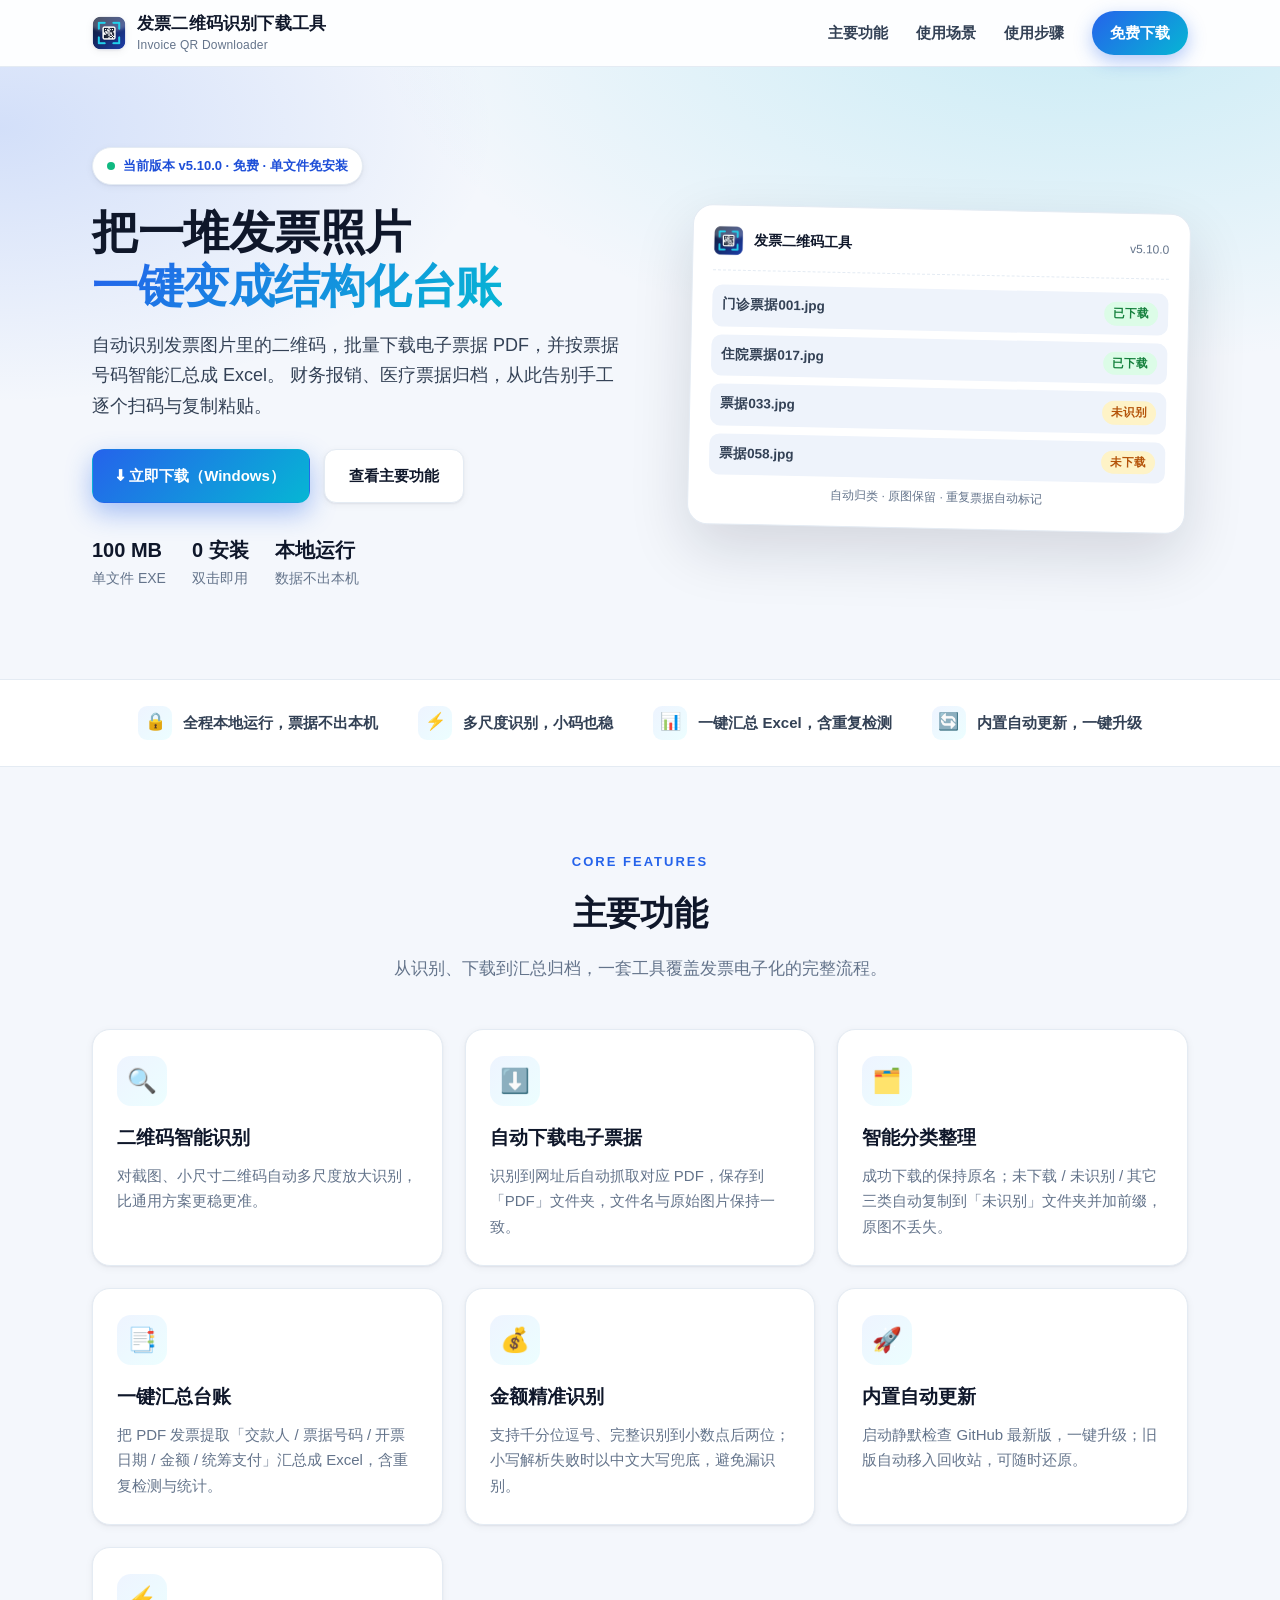
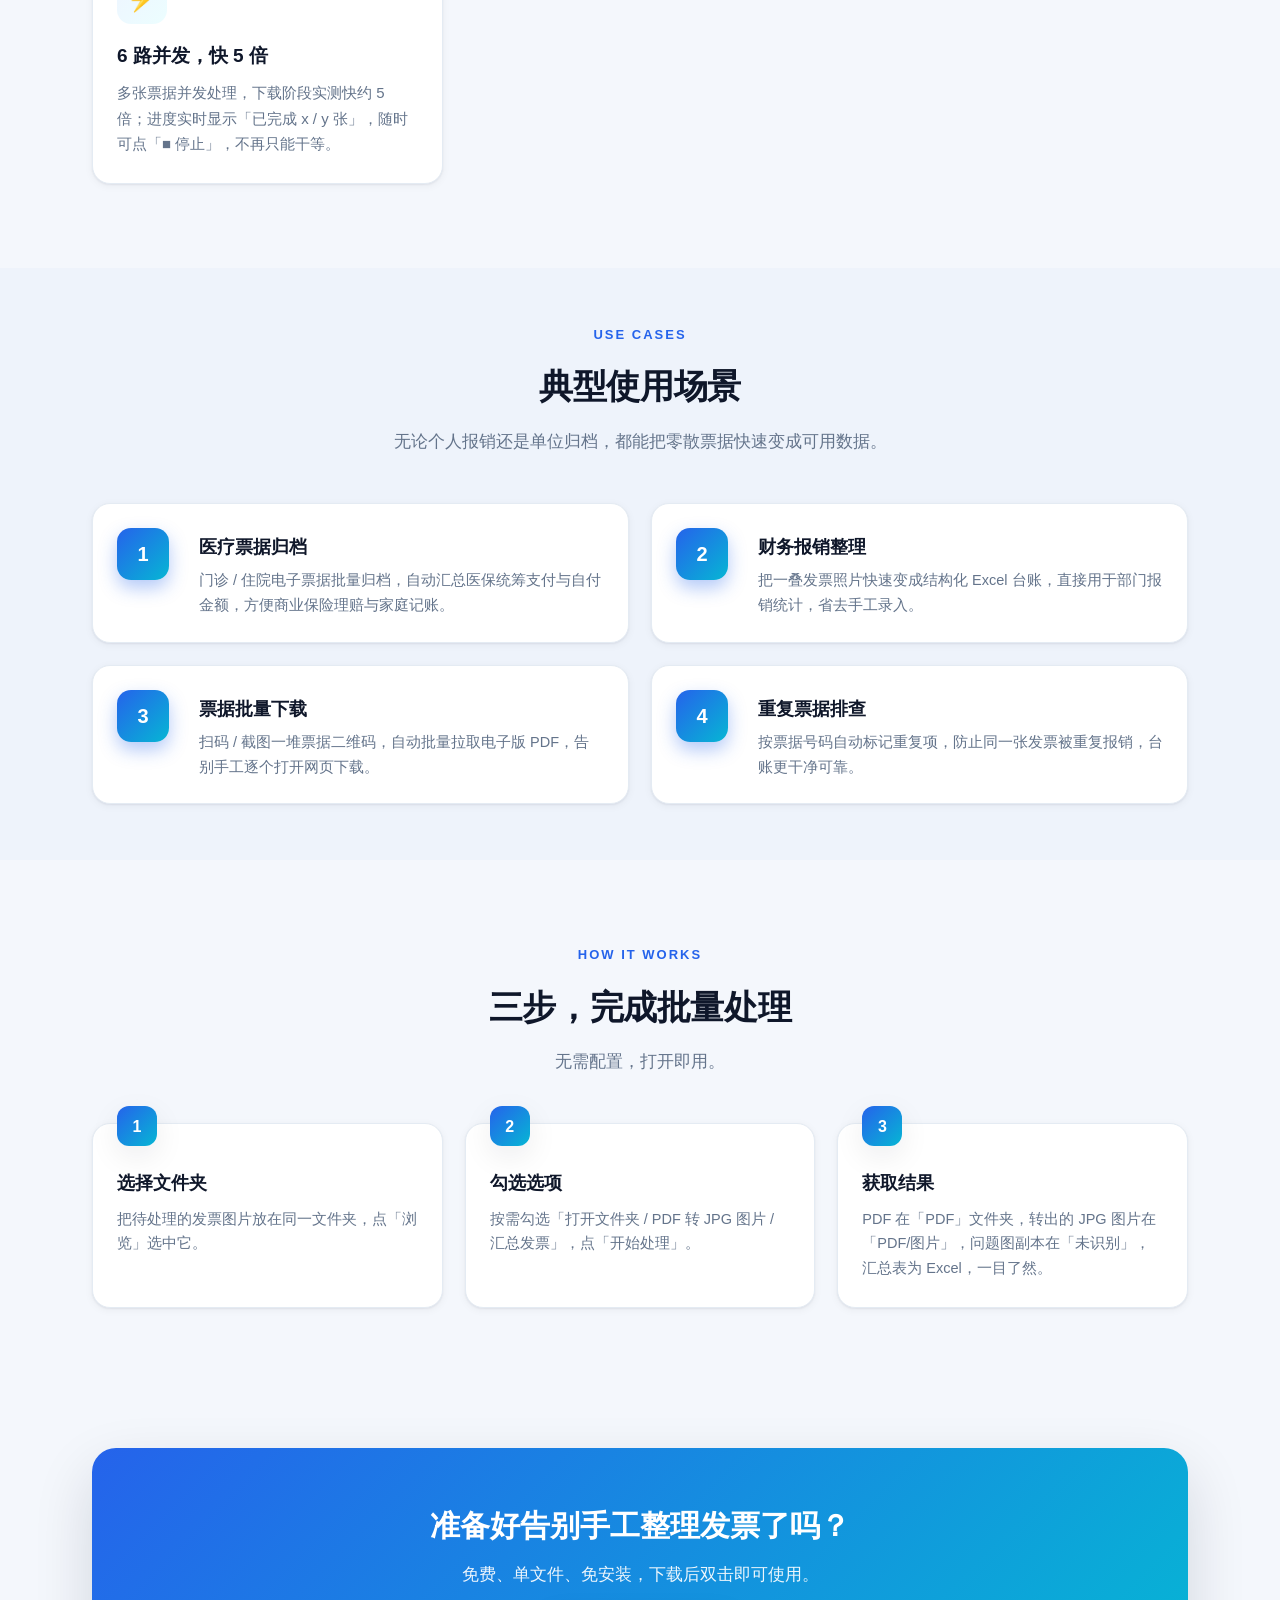
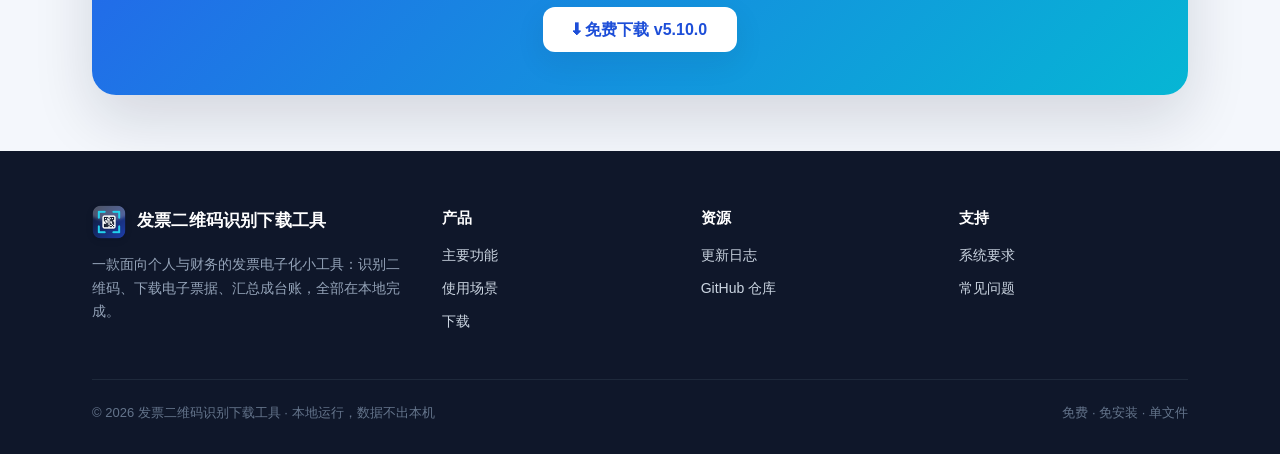
<file: website/index.html>
<!DOCTYPE html>
<html lang="zh-CN" data-page-node-id="HrCeWWFS39bvcjO2O2JZu6">
<head data-page-node-id="AyI9C2RVlsRfMKqZHNrpDN">
  <meta charset="UTF-8" data-page-node-id="g2IaFncwaAk72qDOuOStdO" />
  <meta name="viewport" content="width=device-width, initial-scale=1.0" data-page-node-id="fSQzwP9x3S7kWTNekSoNp7" />
  <title>发票二维码识别下载工具 · 一键归档电子票据</title>
  <meta name="description" content="发票二维码识别下载工具：自动识别发票图片中的二维码，下载电子票据 PDF，并按票据号码汇总成 Excel 台账。单文件 EXE，免安装。" data-page-node-id="RKu1xroe7AcHuZB43RUjlH" />
  <link rel="icon" type="image/png" href="assets/app-icon.png" data-page-node-id="1XVVVHNAGGW5xAwAnfTMbq" />
  <link rel="stylesheet" href="assets/style.css" data-page-node-id="5lTWGUEioLW2nmEOhUDgTk" />
</head>
<body data-page-node-id="IOw8MpAKDReuf6ZOzqEKSe">

  <!-- 导航 -->
  <header class="nav" data-page-node-id="AMMAL5tL3xDSC6BnVm9bD9">
    <div class="container" data-page-node-id="mJaZMfd8k6yJNL5OaChJVp">
      <a class="brand" href="index.html" data-page-node-id="JvK4zKpaMJoE2A3nyGOjuv">
        <img src="assets/app-icon.png" alt="logo" data-page-node-id="lIl1Oto4fiFl40YFo8328T" />
        <span data-page-node-id="8HT8YXHKcx4wEtSp7p0Lzb">发票二维码识别下载工具<small data-page-node-id="ssDpiEAGj6XEm9SVK7poMq">Invoice QR Downloader</small></span>
      </a>
      <nav class="nav-links" data-page-node-id="naWqPgUxBxSVfTY4AlCG19">
        <a href="#features" data-page-node-id="5bQuqg4TgwYrIphlDGZmn0">主要功能</a>
        <a href="#scenarios" data-page-node-id="tlNoS8ubdh1goOVjYwbbbR">使用场景</a>
        <a href="#how" data-page-node-id="Gg4SkufgRboYVv8exY9aXo">使用步骤</a>
        <a class="nav-cta" href="download.html" data-page-node-id="yfMzl5QNYHBoxyqsVpgCHK">免费下载</a>
      </nav>
    </div>
  </header>

  <!-- 英雄区 -->
  <section class="hero" data-page-node-id="e0xjhUgWYuls8XJLgR77qU">
    <div class="container" data-page-node-id="QXg966Y8aZztj9WtS0sK8n">
      <div class="hero-text" data-page-node-id="wGfr75P6ARJHapaDmKiKlG">
        <span class="badge" data-page-node-id="5jl4OlEegTGqp5ts6TkUJF"><span class="dot" data-page-node-id="WM0VQQP621yoogX69WJy8M"></span> 当前版本 v5.10.0 · 免费 · 单文件免安装</span>
        <h1 data-page-node-id="GBrBQJI4C8bTC7OMb6It6b">把一堆发票照片<br data-page-node-id="4ZOmsKjY98iMfeaDufL4Jr"><span class="hl" data-page-node-id="qta3CapCW67ay4dnV1UXMc">一键变成结构化台账</span></h1>
        <p class="lead" data-page-node-id="kOCdBsiWKyHA259ZT4XvNW">
          自动识别发票图片里的二维码，批量下载电子票据 PDF，并按票据号码智能汇总成 Excel。
          财务报销、医疗票据归档，从此告别手工逐个扫码与复制粘贴。
        </p>
        <div class="hero-actions" data-page-node-id="AQKtzCpqQ2bd8wkjhi6G99">
          <a class="btn btn-primary" href="download.html" data-page-node-id="TbfhdEiLXQcczisHPNL3ER">⬇ 立即下载（Windows）</a>
          <a class="btn btn-ghost" href="#features" data-page-node-id="obw1PhpIa3ITxgwr6QYaG6">查看主要功能</a>
        </div>
        <div class="hero-meta" data-page-node-id="MPdoHScF7dsin6pyvYmnCG">
          <div data-page-node-id="XMjV1tShGoJJQ7vQBthcUY"><b data-page-node-id="6CObCMcdgnoBGsYfFaKhX8">100 MB</b>单文件 EXE</div>
          <div data-page-node-id="bVvqgumqAwp9A4FG2t8iP5"><b data-page-node-id="u2gAVrbQUtF2AIF5sOcoRA">0 安装</b>双击即用</div>
          <div data-page-node-id="Jrz3ZfPfjjGascJJQz8tfH"><b data-page-node-id="rEXier5yKBKjQxXQy3TuYC">本地运行</b>数据不出本机</div>
        </div>
      </div>

      <div class="hero-card" data-page-node-id="bgBNl8JMs4VXtpW6yogsQI">
        <div class="hd" data-page-node-id="NWhwPzBGuhUaQ2yqwjkFzb">
          <img src="assets/app-icon.png" alt="app" data-page-node-id="SGGTEv2hHAxKDiFnFFZ5AH" />
          <div class="t" data-page-node-id="TO9R4CGEiakVT7S2qMC2VL">发票二维码工具</div>
          <div class="v" data-page-node-id="hVORvg5v56WOQoQVZl1rtU">v5.10.0</div>
        </div>
        <div class="row" data-page-node-id="J8FGAunf9tSrvF4eEtTNqJ"><span class="name" data-page-node-id="KppQKR7DJquNNkjSl0MTsA">门诊票据001.jpg</span><span class="tag tag-ok" data-page-node-id="atqEC6B1iUP8ltTNJB5fT2">已下载</span></div>
        <div class="row" data-page-node-id="Y9zGA6fxlc6u6Led3IRNHE"><span class="name" data-page-node-id="qoROKMEAmLGWuMDCDdnwYz">住院票据017.jpg</span><span class="tag tag-ok" data-page-node-id="bm5jKTMuvrom7AtYWho6Hp">已下载</span></div>
        <div class="row" data-page-node-id="1TxowvLntUWaAL7sjqG0fd"><span class="name" data-page-node-id="hXmgq5dV3iCPOTZM4Net0K">票据033.jpg</span><span class="tag tag-warn" data-page-node-id="ieZYG1AL7JMIzoLHXueZHi">未识别</span></div>
        <div class="row" data-page-node-id="7h9kF87PMTMEYskAvxHsmj"><span class="name" data-page-node-id="JEjygdZcBxvmhYpabMJ85C">票据058.jpg</span><span class="tag tag-warn" data-page-node-id="zeLR9nEiDtC7o0ZE86ZcA2">未下载</span></div>
        <div class="foot" data-page-node-id="DNrAIVhj6R5kvza0s4ZsnZ">自动归类 · 原图保留 · 重复票据自动标记</div>
      </div>
    </div>
  </section>

  <!-- 信任条 -->
  <section class="trust" data-page-node-id="dE1SRZ1eBTXzukAHFrD1SR">
    <div class="container" data-page-node-id="GDUFbr1H7HacQcTfxcm31m">
      <div class="item" data-page-node-id="hs9TtTE1uKAU3NXib2NHUu"><span class="ic" data-page-node-id="fGE60BInAZxM0j6POHaWxg">🔒</span> 全程本地运行，票据不出本机</div>
      <div class="item" data-page-node-id="XvzBrBl3pn2sE8lB7DbWu8"><span class="ic" data-page-node-id="UcU1oIEKvXkDw8WlGAWmjE">⚡</span> 多尺度识别，小码也稳</div>
      <div class="item" data-page-node-id="dauE3B9MJWJWtbmpkqFPR3"><span class="ic" data-page-node-id="apQPCzkZEG4daXVGkk3QrO">📊</span> 一键汇总 Excel，含重复检测</div>
      <div class="item" data-page-node-id="j58fo2h17sY8GrzPqAN9u9"><span class="ic" data-page-node-id="9xNIiTleFAIsA5fIpF5oqm">🔄</span> 内置自动更新，一键升级</div>
    </div>
  </section>

  <!-- 主要功能 -->
  <section class="section" id="features" data-page-node-id="zGWdBMct6TZhLzM2cSaaM8">
    <div class="container" data-page-node-id="zultVjOzJmV08Gu5AWa53l">
      <div class="head" data-page-node-id="8B3AtyPNAVTQ3QtXjSTT1l">
        <div class="eyebrow" data-page-node-id="eFZ8sLqnBjRJbVITD4YjTo">Core Features</div>
        <h2 data-page-node-id="vGj2HBFvMCyHImGQBNkTF5">主要功能</h2>
        <p data-page-node-id="1CSRlRO5ehpmJAMpJJFNVe">从识别、下载到汇总归档，一套工具覆盖发票电子化的完整流程。</p>
      </div>
      <div class="grid grid-3" data-page-node-id="LKAfvR15E7FANM4BsjnEdu">
        <div class="card" data-page-node-id="gFRtIeVyDeIbTvKfwvBulB">
          <div class="ic" data-page-node-id="dA9Ll63mruW5IkfWgYmpqX">🔍</div>
          <h3 data-page-node-id="1zxwUrdg6Dv36opHGwIei9">二维码智能识别</h3>
          <p data-page-node-id="HshjdDGsoslCfGpAoGXOtE">对截图、小尺寸二维码自动多尺度放大识别，比通用方案更稳更准。</p>
        </div>
        <div class="card" data-page-node-id="sIPQhRE4Br82InsniHIrTx">
          <div class="ic" data-page-node-id="kwf5hZuEHtoHu7JugD2AkO">⬇️</div>
          <h3 data-page-node-id="1NHdEQpWKpmbqUFgLJZEvu">自动下载电子票据</h3>
          <p data-page-node-id="KzrNDFskl1B18Dli9PNpgV">识别到网址后自动抓取对应 PDF，保存到「PDF」文件夹，文件名与原始图片保持一致。</p>
        </div>
        <div class="card" data-page-node-id="Xs5WkoDHryUr35B1zWkKmF">
          <div class="ic" data-page-node-id="derzk5CxAEpFh7DiQIcQov">🗂️</div>
          <h3 data-page-node-id="ENfPdeS9GOHMYTjfDrS4DM">智能分类整理</h3>
          <p data-page-node-id="5g5Be1wv6JHPVOV4RuPTtQ">成功下载的保持原名；未下载 / 未识别 / 其它三类自动复制到「未识别」文件夹并加前缀，原图不丢失。</p>
        </div>
        <div class="card" data-page-node-id="qknO5Agx3gPjWv7p5mf9i0">
          <div class="ic" data-page-node-id="ENLD9QdvY2VmZ06Ey3Eo00">📑</div>
          <h3 data-page-node-id="rRY1rYZQnhIR3AHljPqyWn">一键汇总台账</h3>
          <p data-page-node-id="6S8aGOyzmvlOOqpo8QLZUe">把 PDF 发票提取「交款人 / 票据号码 / 开票日期 / 金额 / 统筹支付」汇总成 Excel，含重复检测与统计。</p>
        </div>
        <div class="card" data-page-node-id="kd6vVYmv9CQCpbj5XozaeJ">
          <div class="ic" data-page-node-id="xxgEFmh4YdVNtQecVWi3xT">💰</div>
          <h3 data-page-node-id="6LAyaIIhczEIIK66QtrUDu">金额精准识别</h3>
          <p data-page-node-id="3MKQsrq7LDWshfkpfoAbta">支持千分位逗号、完整识别到小数点后两位；小写解析失败时以中文大写兜底，避免漏识别。</p>
        </div>
        <div class="card" data-page-node-id="txyd42jfKb5FggT80pY2HM">
          <div class="ic" data-page-node-id="zrDPnrrkuXfJcWVEbFI18o">🚀</div>
          <h3 data-page-node-id="hoE7uZPiBtKfBU8gPK1iIX">内置自动更新</h3>
          <p data-page-node-id="BNy3omi0qkZH7Z1HKfq0V0">启动静默检查 GitHub 最新版，一键升级；旧版自动移入回收站，可随时还原。</p>
        </div>
        <div class="card" data-page-node-id="Vx3nQp8yLdRk2sTvWm7bCe">
          <div class="ic" data-page-node-id="Aq9dKz4mXuHtLp6nRc2sVy">⚡</div>
          <h3 data-page-node-id="Pb7wJt5rNvEz3kQmYf8dLs">6 路并发，快 5 倍</h3>
          <p data-page-node-id="Zm4hTg9wQrCk6vNsBd1xLu">多张票据并发处理，下载阶段实测快约 5 倍；进度实时显示「已完成 x / y 张」，随时可点「■ 停止」，不再只能干等。</p>
        </div>
      </div>
    </div>
  </section>

  <!-- 使用场景 -->
  <section class="section section-tight" id="scenarios" style="background:var(--bg-soft);" data-page-node-id="YA6osQcTaUyt9DZ61oCY7e">
    <div class="container" data-page-node-id="mslUOUqd4tdarorHuj6zbq">
      <div class="head" data-page-node-id="wyDFXju7HBMmDrUZXu6Vpj">
        <div class="eyebrow" data-page-node-id="IOs4CDv1HrFWiCzuj5m9pU">Use Cases</div>
        <h2 data-page-node-id="IYAA7Ac6gs1gvVh1MtIlam">典型使用场景</h2>
        <p data-page-node-id="kKJKpGRKXDqsABvrW5LicL">无论个人报销还是单位归档，都能把零散票据快速变成可用数据。</p>
      </div>
      <div class="grid grid-2" data-page-node-id="ocuwHM5UenGq3W3ZhtXke4">
        <div class="case" data-page-node-id="4ukfxmPkLCjgeovxy7BwGg">
          <div class="num" data-page-node-id="z5aS8T5r1s2b4kYO2if9Aa">1</div>
          <div data-page-node-id="qBqKvnVGmJxILny4IjjcxC">
            <h3 data-page-node-id="8zJixNI5cTCVUzS2zyZHVk">医疗票据归档</h3>
            <p data-page-node-id="pwgA0GeRVZrgIQz8gKa5VP">门诊 / 住院电子票据批量归档，自动汇总医保统筹支付与自付金额，方便商业保险理赔与家庭记账。</p>
          </div>
        </div>
        <div class="case" data-page-node-id="2GuDWyWuSfiCi1s7WJy34L">
          <div class="num" data-page-node-id="W9kfW6jV086qSgiXEzu6xj">2</div>
          <div data-page-node-id="EtuJsibR4RFUrktyat5ZLZ">
            <h3 data-page-node-id="wJjyhPldOmtDOH5B2JWZ7C">财务报销整理</h3>
            <p data-page-node-id="3f9pkJElWokLtSs30bCmHE">把一叠发票照片快速变成结构化 Excel 台账，直接用于部门报销统计，省去手工录入。</p>
          </div>
        </div>
        <div class="case" data-page-node-id="kAA9na0S48sinq5oKp2Afd">
          <div class="num" data-page-node-id="jiu9HX3oIyVgAdTtA97fTl">3</div>
          <div data-page-node-id="Z30eKcFyeZ9QkaBGeOcHp0">
            <h3 data-page-node-id="KSjphtmCoSTpzSBQm5skA7">票据批量下载</h3>
            <p data-page-node-id="lBi9Q2zxmHipc4hDYNb5A9">扫码 / 截图一堆票据二维码，自动批量拉取电子版 PDF，告别手工逐个打开网页下载。</p>
          </div>
        </div>
        <div class="case" data-page-node-id="3wLIPmVAxIHG1csfeL1kEr">
          <div class="num" data-page-node-id="ReZaC8N0ED3NYJMpIGYIaa">4</div>
          <div data-page-node-id="6dsu0ts3yR6GpIY3xyBo0a">
            <h3 data-page-node-id="p4twxAlNG3VGEpwMCuNGpu">重复票据排查</h3>
            <p data-page-node-id="BrZBZ7YuNVYI334w0MADV0">按票据号码自动标记重复项，防止同一张发票被重复报销，台账更干净可靠。</p>
          </div>
        </div>
      </div>
    </div>
  </section>

  <!-- 使用步骤 -->
  <section class="section" id="how" data-page-node-id="uT2AmC2n1H41dwEYeUYuSx">
    <div class="container" data-page-node-id="dzLGHeIrmTg0GzHfeitbkl">
      <div class="head" data-page-node-id="fyxQxNizxyT1STHKyflHcu">
        <div class="eyebrow" data-page-node-id="8sJ8zJJaKPllpKZRCurLVv">How it works</div>
        <h2 data-page-node-id="Cbza9PVKHx5ic5fgxe3FRJ">三步，完成批量处理</h2>
        <p data-page-node-id="jv1qMzzlKANCvnw1hDvAou">无需配置，打开即用。</p>
      </div>
      <div class="steps" data-page-node-id="hKKc6ADsYFv45upQMQ4fjY">
        <div class="step" data-page-node-id="H6UQLSvGWKCt9EBVJ1TI0h">
          <div class="n" data-page-node-id="egigGQEisMAsul7S8CqYNM">1</div>
          <h3 data-page-node-id="zKchAoXcnHo7LcnpHQXmWm">选择文件夹</h3>
          <p data-page-node-id="Zj2tbsPlapJgSMUKJVH8KN">把待处理的发票图片放在同一文件夹，点「浏览」选中它。</p>
        </div>
        <div class="step" data-page-node-id="BwNF5WpaF60XGjUaGpjOLd">
          <div class="n" data-page-node-id="iE7P6o6uPV0B9s38yCDee1">2</div>
          <h3 data-page-node-id="RUahtRTu00rt36HFYShnfs">勾选选项</h3>
          <p data-page-node-id="aT1XLrAnUuLfIhddEllBDS">按需勾选「打开文件夹 / PDF 转 JPG 图片 / 汇总发票」，点「开始处理」。</p>
        </div>
        <div class="step" data-page-node-id="7bjScmeKFuH0ebpu5SCnd3">
          <div class="n" data-page-node-id="6i49cmhGoYosfBUVxWnczL">3</div>
          <h3 data-page-node-id="BMwWlljB6zjQBB2zWvXW2I">获取结果</h3>
          <p data-page-node-id="uIXCDLeuiYlvuRWKNVJIoC">PDF 在「PDF」文件夹，转出的 JPG 图片在「PDF/图片」，问题图副本在「未识别」，汇总表为 Excel，一目了然。</p>
        </div>
      </div>
    </div>
  </section>

  <!-- CTA -->
  <section class="section section-tight" data-page-node-id="9Kx7dBi5w3XOeBcgddFNGB">
    <div class="container" data-page-node-id="8V8JC0sk1OClAwxZfFu7qk">
      <div class="cta-band" data-page-node-id="cvvlGmq9oJBFYocY4UUCY3">
        <h2 data-page-node-id="OOoe92KT9TAhDHZOHFEDAt">准备好告别手工整理发票了吗？</h2>
        <p data-page-node-id="ChKqMJbxW2IVMpW3xWhMES">免费、单文件、免安装，下载后双击即可使用。</p>
        <a class="btn-white" href="download.html" data-page-node-id="1pIjnkiwc6GqNE2VRxoT98">⬇ 免费下载 v5.10.0</a>
      </div>
    </div>
  </section>

  <!-- 页脚 -->
  <footer class="footer" data-page-node-id="kuAnqDZ8YIBZw78vNzTClF">
    <div class="container" data-page-node-id="bzYRIdMLKSIi3ThPAKBbHO">
      <div class="footer-grid" data-page-node-id="XFrAh7O839GOADfbTVyc4Z">
        <div data-page-node-id="Bn7yofcJ55Tw2ZpvnvBPwG">
          <div class="brand" data-page-node-id="IrnxqpeF1VsyOSdHgnqVHe"><img src="assets/app-icon.png" alt="logo" style="width:34px;height:34px;border-radius:9px;" data-page-node-id="VMaRcAx9pYK6rAwgnVKN7r" /><span data-page-node-id="p3Y6YqIwPumxfcuH1lPFIR">发票二维码识别下载工具</span></div>
          <p class="desc" data-page-node-id="fUENiWvTeAxOuliGAmv0le">一款面向个人与财务的发票电子化小工具：识别二维码、下载电子票据、汇总成台账，全部在本地完成。</p>
        </div>
        <div data-page-node-id="JjR7wjd9FWpcESEo6HANap">
          <h5 data-page-node-id="s6oMLN9N3cKEHKaOfVfaLS">产品</h5>
          <ul data-page-node-id="F7FYrelnuO6Uw89MtWQKyG">
            <li data-page-node-id="HnMYXXrz1FdDkxBUkDAX5g"><a href="#features" data-page-node-id="NfPFwreh0TAjiYtryspuHt">主要功能</a></li>
            <li data-page-node-id="8j7iFnNjNWlhJg4zwWHl00"><a href="#scenarios" data-page-node-id="mMFVEFOoIvMBRiO1LFUAV3">使用场景</a></li>
            <li data-page-node-id="bgR52Vvcaxm8WHxHwZKvAT"><a href="download.html" data-page-node-id="hzyubWE3b2DcIUac3JEGdJ">下载</a></li>
          </ul>
        </div>
        <div data-page-node-id="Uc81Lb9kuWrHYImvQ0BkRt">
          <h5 data-page-node-id="klGqXdVjuKAu7071s0pxmp">资源</h5>
          <ul data-page-node-id="H0ktH0r2eCseLGnf0nCYWj">
            <li data-page-node-id="SARel2X38BK6dZSdvGB07F"><a href="https://github.com/jianRY/invoice-qr-tool/releases" target="_blank" rel="noopener" data-page-node-id="tXvlCT8Mu5uFkjTDyh6QXJ">更新日志</a></li>
            <li data-page-node-id="u3Iu9DRPdQW1dNRh1ZKtZK"><a href="https://github.com/jianRY/invoice-qr-tool" target="_blank" rel="noopener" data-page-node-id="9jqFDQlQDJlhqCu4d2KLJ7">GitHub 仓库</a></li>
          </ul>
        </div>
        <div data-page-node-id="Wea5eudDOAYe7yPEQIuBdy">
          <h5 data-page-node-id="4uOOxwyPBj1564rLNkKBn7">支持</h5>
          <ul data-page-node-id="xa77YHt5LlDe0t3JNcL1lg">
            <li data-page-node-id="ZBSS05ZEaK9aZz42Z8u8hY"><a href="download.html" data-page-node-id="2XQmOeHtisfmU77GnGRWPo">系统要求</a></li>
            <li data-page-node-id="FExnImvA5fH7c6Hs6pINg8"><a href="https://github.com/jianRY/invoice-qr-tool/releases" target="_blank" rel="noopener" data-page-node-id="PDhdJm4CD1ml6dUAk70dsc">常见问题</a></li>
          </ul>
        </div>
      </div>
      <div class="bottom" data-page-node-id="ZmGatPCEGK6IzAMzMvgJ4i">
        <span data-page-node-id="coiYHnzPJ0UvAOLcN2FLuI">© 2026 发票二维码识别下载工具 · 本地运行，数据不出本机</span>
        <span data-page-node-id="sxVCLzsTwfrNWqqHBKYSjG">免费 · 免安装 · 单文件</span>
      </div>
    </div>
  </footer>

</body>
</html>
</file>
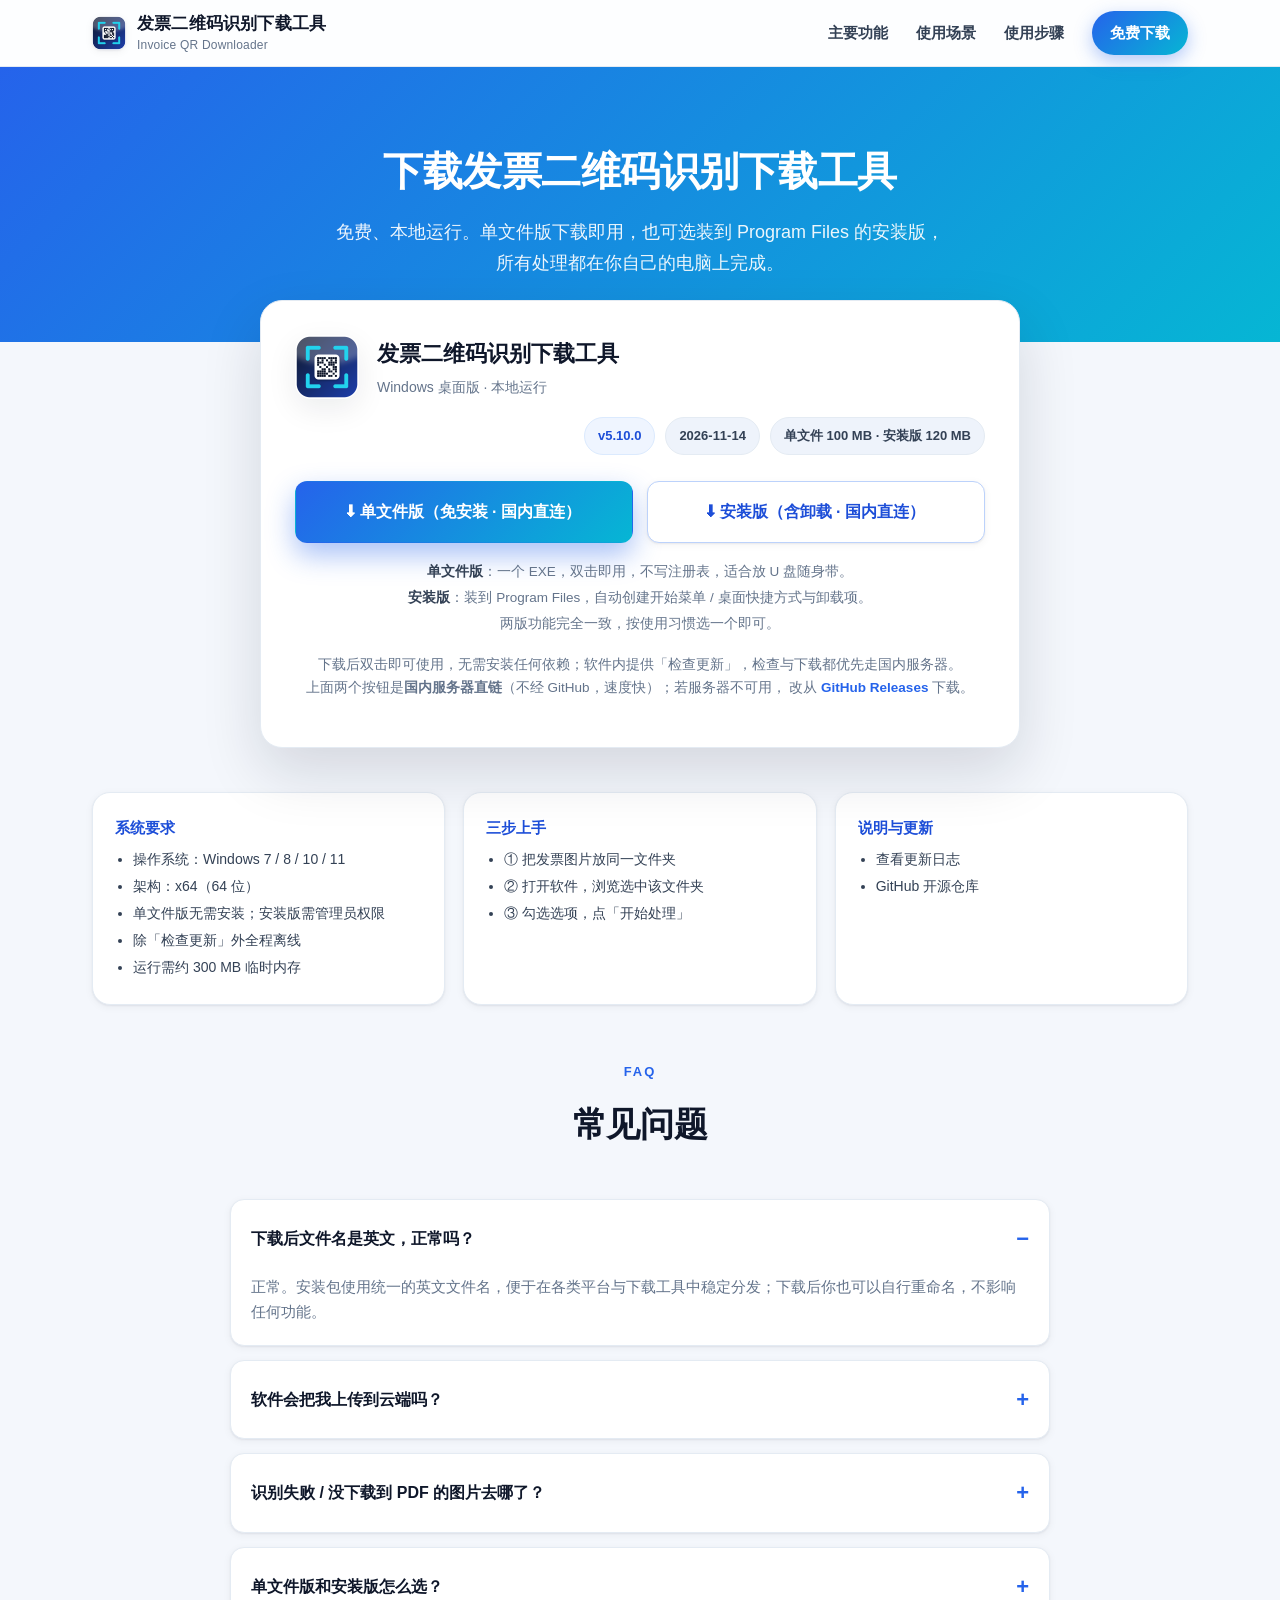
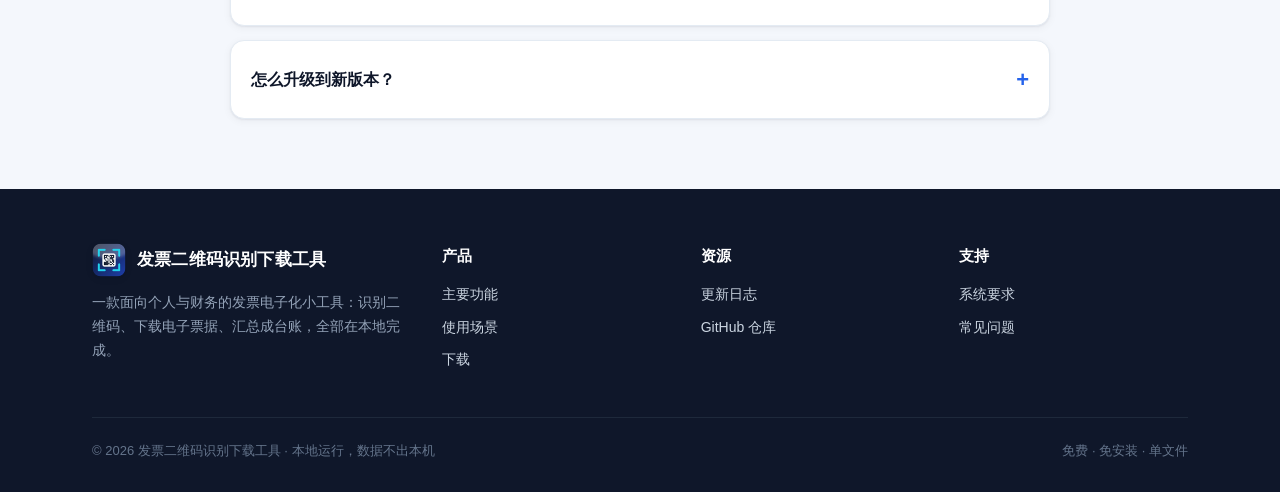
<file: website/download.html>
<!DOCTYPE html>
<html lang="zh-CN">
<head>
  <meta charset="UTF-8" />
  <meta name="viewport" content="width=device-width, initial-scale=1.0" />
  <title>下载 · 发票二维码识别下载工具</title>
  <meta name="description" content="下载发票二维码识别下载工具 v5.10.0（Windows 单文件版 / 安装版可选，免费，本地运行）。" />
  <link rel="icon" type="image/png" href="assets/app-icon.png" />
  <link rel="stylesheet" href="assets/style.css" />
</head>
<body>

  <!-- 导航 -->
  <header class="nav">
    <div class="container">
      <a class="brand" href="index.html">
        <img src="assets/app-icon.png" alt="logo" />
        <span>发票二维码识别下载工具<small>Invoice QR Downloader</small></span>
      </a>
      <nav class="nav-links">
        <a href="index.html#features">主要功能</a>
        <a href="index.html#scenarios">使用场景</a>
        <a href="index.html#how">使用步骤</a>
        <a class="nav-cta" href="download.html">免费下载</a>
      </nav>
    </div>
  </header>

  <!-- 下载英雄区 -->
  <section class="dl-hero">
    <div class="container">
      <h1>下载发票二维码识别下载工具</h1>
      <p>免费、本地运行。单文件版下载即用，也可选装到 Program Files 的安装版，所有处理都在你自己的电脑上完成。</p>
    </div>
  </section>

  <!-- 下载卡片 -->
  <div class="container">
    <div class="dl-card">
      <div class="dl-top">
        <img src="assets/app-icon.png" alt="app" />
        <div class="meta">
          <h3>发票二维码识别下载工具</h3>
          <div class="sub">Windows 桌面版 · 本地运行</div>
        </div>
        <div class="dl-ver">
          <span class="chip">v5.10.0</span>
          <span class="chip gray">2026-11-14</span>
          <span class="chip gray">单文件 100 MB · 安装版 120 MB</span>
        </div>
      </div>

      <div class="dl-actions">
        <a class="btn btn-download" href="https://github.com/jianRY/invoice-qr-tool/releases/latest">
          ⬇ 单文件版（免安装 · 国内直连）
        </a>
        <a class="btn btn-installer" href="https://github.com/jianRY/invoice-qr-tool/releases/latest">
          ⬇ 安装版（含卸载 · 国内直连）
        </a>
      </div>
      <p class="dl-hint">
        <b>单文件版</b>：一个 EXE，双击即用，不写注册表，适合放 U 盘随身带。<br />
        <b>安装版</b>：装到 Program Files，自动创建开始菜单 / 桌面快捷方式与卸载项。<br />
        两版功能完全一致，按使用习惯选一个即可。
      </p>
      <p class="dl-note">
        下载后双击即可使用，无需安装任何依赖；软件内提供「检查更新」，检查与下载都优先走国内服务器。<br />
        上面两个按钮是<b>国内服务器直链</b>（不经 GitHub，速度快）；若服务器不可用，
        改从 <a href="https://github.com/jianRY/invoice-qr-tool/releases" target="_blank" rel="noopener">GitHub Releases</a> 下载。
      </p>
    </div>

    <!-- 信息三栏 -->
    <div class="dl-info">
      <div class="box">
        <h4>系统要求</h4>
        <ul>
          <li>操作系统：Windows 7 / 8 / 10 / 11</li>
          <li>架构：x64（64 位）</li>
          <li>单文件版无需安装；安装版需管理员权限</li>
          <li>除「检查更新」外全程离线</li>
          <li>运行需约 300 MB 临时内存</li>
        </ul>
      </div>
      <div class="box">
        <h4>三步上手</h4>
        <ul>
          <li>① 把发票图片放同一文件夹</li>
          <li>② 打开软件，浏览选中该文件夹</li>
          <li>③ 勾选选项，点「开始处理」</li>
        </ul>
      </div>
      <div class="box">
        <h4>说明与更新</h4>
        <ul>
          <li><a href="https://github.com/jianRY/invoice-qr-tool/releases" target="_blank" rel="noopener">查看更新日志</a></li>
          <li><a href="https://github.com/jianRY/invoice-qr-tool" target="_blank" rel="noopener">GitHub 开源仓库</a></li>
        </ul>
      </div>
    </div>
  </div>

  <!-- FAQ -->
  <section class="section section-tight">
    <div class="container">
      <div class="head">
        <div class="eyebrow">FAQ</div>
        <h2>常见问题</h2>
      </div>
      <div class="faq">
        <details open>
          <summary>下载后文件名是英文，正常吗？</summary>
          <div class="ans">正常。安装包使用统一的英文文件名，便于在各类平台与下载工具中稳定分发；下载后你也可以自行重命名，不影响任何功能。</div>
        </details>
        <details>
          <summary>软件会把我上传到云端吗？</summary>
          <div class="ans">不会。所有二维码识别、PDF 下载与 Excel 汇总都在你本机完成，票据数据不会离开你的电脑。仅「检查更新」会联网查询一次最新版本信息，其余操作全程离线。</div>
        </details>
        <details>
          <summary>识别失败 / 没下载到 PDF 的图片去哪了？</summary>
          <div class="ans">未下载、未识别或其它情况的图片，会自动复制一份到原文件夹下的「未识别」子文件夹，并分别加上「未下载- / 未识别- / 其它-」前缀，原始图片始终保留不动。</div>
        </details>
        <details>
          <summary>单文件版和安装版怎么选？</summary>
          <div class="ans">两个版本功能完全一致，只是「放」的地方不同。<b>单文件版</b>只有一个 EXE，双击即用、不写注册表，适合放 U 盘随身带或临时用；<b>安装版</b>会装到 Program Files，自动创建开始菜单 / 桌面快捷方式，并在「应用和功能」里登记卸载项，适合长期固定在一台电脑上使用。装错了也不要紧，卸载后换另一版重装即可。</div>
        </details>
        <details>
          <summary>怎么升级到新版本？</summary>
          <div class="ans">软件启动时会静默检查最新版本，发现新版本弹窗提示，点「是」即可自动下载安装；旧版本会自动移入回收站，可随时还原。</div>
        </details>
      </div>
    </div>
  </section>

  <!-- 页脚 -->
  <footer class="footer">
    <div class="container">
      <div class="footer-grid">
        <div>
          <div class="brand"><img src="assets/app-icon.png" alt="logo" style="width:34px;height:34px;border-radius:9px;" /><span>发票二维码识别下载工具</span></div>
          <p class="desc">一款面向个人与财务的发票电子化小工具：识别二维码、下载电子票据、汇总成台账，全部在本地完成。</p>
        </div>
        <div>
          <h5>产品</h5>
          <ul>
            <li><a href="index.html#features">主要功能</a></li>
            <li><a href="index.html#scenarios">使用场景</a></li>
            <li><a href="download.html">下载</a></li>
          </ul>
        </div>
        <div>
          <h5>资源</h5>
          <ul>
            <li><a href="https://github.com/jianRY/invoice-qr-tool/releases" target="_blank" rel="noopener">更新日志</a></li>
            <li><a href="https://github.com/jianRY/invoice-qr-tool" target="_blank" rel="noopener">GitHub 仓库</a></li>
          </ul>
        </div>
        <div>
          <h5>支持</h5>
          <ul>
            <li><a href="download.html">系统要求</a></li>
            <li><a href="https://github.com/jianRY/invoice-qr-tool/releases" target="_blank" rel="noopener">常见问题</a></li>
          </ul>
        </div>
      </div>
      <div class="bottom">
        <span>© 2026 发票二维码识别下载工具 · 本地运行，数据不出本机</span>
        <span>免费 · 免安装 · 单文件</span>
      </div>
    </div>
  </footer>

</body>
</html>
</file>
<file: website/assets/style.css>
/* =========================================================
   发票二维码识别下载工具 · 官网样式（浅色 / 精致 / 响应式）
   纯静态，无外部依赖，可直接部署到任意 Web 服务器。
   ========================================================= */
:root {
  --bg: #f4f7fc;
  --bg-soft: #eef3fb;
  --surface: #ffffff;
  --ink: #0f172a;
  --ink-2: #334155;
  --muted: #64748b;
  --border: #e4ebf3;
  --primary: #2563eb;
  --primary-600: #1d4ed8;
  --primary-50: #eff5ff;
  --accent: #06b6d4;
  --accent-50: #ecfeff;
  --ok: #10b981;
  --warn: #f59e0b;
  --grad: linear-gradient(135deg, #2563eb 0%, #06b6d4 100%);
  --grad-soft: linear-gradient(135deg, #eef4ff 0%, #ecfeff 100%);
  --shadow-sm: 0 1px 2px rgba(15, 23, 42, .06), 0 2px 8px rgba(15, 23, 42, .05);
  --shadow: 0 10px 30px rgba(15, 23, 42, .08);
  --shadow-lg: 0 24px 60px rgba(15, 23, 42, .14);
  --radius: 18px;
  --radius-sm: 12px;
  --maxw: 1140px;
  --font: -apple-system, BlinkMacSystemFont, "Segoe UI", "PingFang SC",
    "Hiragino Sans GB", "Microsoft YaHei", "微软雅黑", "Noto Sans CJK SC", sans-serif;
}

* { box-sizing: border-box; }

html { scroll-behavior: smooth; }

body {
  margin: 0;
  font-family: var(--font);
  color: var(--ink);
  background: var(--bg);
  line-height: 1.7;
  -webkit-font-smoothing: antialiased;
  text-rendering: optimizeLegibility;
}

a { color: inherit; text-decoration: none; }

img { max-width: 100%; display: block; }

.container {
  width: 100%;
  max-width: var(--maxw);
  margin: 0 auto;
  padding: 0 22px;
}

.section { padding: 84px 0; }
.section-tight { padding: 56px 0; }

/* ---------- 导航 ---------- */
.nav {
  position: sticky;
  top: 0;
  z-index: 50;
  background: rgba(255, 255, 255, .82);
  backdrop-filter: saturate(180%) blur(12px);
  border-bottom: 1px solid var(--border);
}
.nav .container {
  display: flex;
  align-items: center;
  justify-content: space-between;
  height: 66px;
}
.brand { display: flex; align-items: center; gap: 11px; font-weight: 800; font-size: 17px; letter-spacing: .2px; }
.brand img { width: 34px; height: 34px; border-radius: 9px; box-shadow: var(--shadow-sm); }
.brand small { font-weight: 500; color: var(--muted); font-size: 12px; display: block; margin-top: -4px; }
.nav-links { display: flex; align-items: center; gap: 28px; }
.nav-links a { color: var(--ink-2); font-weight: 600; font-size: 15px; transition: color .15s; }
.nav-links a:hover { color: var(--primary); }
.nav-cta {
  background: var(--grad);
  color: #fff !important;
  padding: 9px 18px;
  border-radius: 999px;
  font-weight: 700;
  box-shadow: 0 6px 18px rgba(37, 99, 235, .35);
  transition: transform .15s, box-shadow .15s;
}
.nav-cta:hover { transform: translateY(-1px); box-shadow: 0 10px 24px rgba(37, 99, 235, .45); }
.nav-toggle { display: none; }

/* ---------- 英雄区 ---------- */
.hero {
  position: relative;
  overflow: hidden;
  background:
    radial-gradient(1200px 600px at 85% -10%, rgba(6, 182, 212, .18), transparent 60%),
    radial-gradient(900px 500px at 0% 10%, rgba(37, 99, 235, .16), transparent 55%),
    var(--bg);
}
.hero .container {
  display: grid;
  grid-template-columns: 1.05fr .95fr;
  gap: 48px;
  align-items: center;
  padding-top: 80px;
  padding-bottom: 88px;
}
.badge {
  display: inline-flex;
  align-items: center;
  gap: 8px;
  background: #fff;
  border: 1px solid var(--border);
  color: var(--primary-600);
  font-weight: 700;
  font-size: 13px;
  padding: 7px 14px;
  border-radius: 999px;
  box-shadow: var(--shadow-sm);
}
.badge .dot { width: 8px; height: 8px; border-radius: 50%; background: var(--ok); }
.hero h1 {
  font-size: 46px;
  line-height: 1.18;
  margin: 20px 0 16px;
  letter-spacing: -.5px;
  font-weight: 850;
}
.hero h1 .hl {
  background: var(--grad);
  -webkit-background-clip: text;
  background-clip: text;
  color: transparent;
}
.hero p.lead {
  font-size: 18px;
  color: var(--ink-2);
  max-width: 540px;
  margin: 0 0 28px;
}
.hero-actions { display: flex; gap: 14px; flex-wrap: wrap; }
.btn {
  display: inline-flex;
  align-items: center;
  gap: 9px;
  font-weight: 700;
  font-size: 15px;
  padding: 13px 24px;
  border-radius: 12px;
  border: 1px solid transparent;
  cursor: pointer;
  transition: transform .15s, box-shadow .15s, background .15s;
}
.btn-primary { background: var(--grad); color: #fff; box-shadow: 0 10px 26px rgba(37, 99, 235, .38); }
.btn-primary:hover { transform: translateY(-2px); box-shadow: 0 14px 32px rgba(37, 99, 235, .48); }
.btn-ghost { background: #fff; color: var(--ink); border-color: var(--border); box-shadow: var(--shadow-sm); }
.btn-ghost:hover { transform: translateY(-2px); border-color: #cdd9ea; }
.hero-meta { display: flex; gap: 26px; margin-top: 30px; color: var(--muted); font-size: 14px; flex-wrap: wrap; }
.hero-meta b { color: var(--ink); font-size: 20px; font-weight: 800; display: block; }

/* 英雄区右侧：模拟卡片 */
.hero-card {
  background: #fff;
  border: 1px solid var(--border);
  border-radius: 20px;
  box-shadow: var(--shadow-lg);
  padding: 20px;
  transform: rotate(1.2deg);
}
.hero-card .hd {
  display: flex; align-items: center; gap: 10px;
  padding-bottom: 14px; border-bottom: 1px dashed var(--border); margin-bottom: 14px;
}
.hero-card .hd img { width: 30px; height: 30px; border-radius: 8px; }
.hero-card .hd .t { font-weight: 800; font-size: 14px; }
.hero-card .hd .v { margin-left: auto; font-size: 12px; color: var(--muted); }
.hero-card .row {
  display: grid; grid-template-columns: 1fr auto; gap: 8px;
  padding: 9px 10px; border-radius: 10px; font-size: 13.5px;
  background: var(--bg-soft); margin-bottom: 8px;
}
.hero-card .row .name { font-weight: 700; color: var(--ink-2); }
.hero-card .row .tag { font-size: 11.5px; font-weight: 700; padding: 2px 9px; border-radius: 999px; }
.tag-ok { background: #dcfce7; color: #15803d; }
.tag-warn { background: #fef3c7; color: #b45309; }
.hero-card .foot { margin-top: 6px; font-size: 12px; color: var(--muted); text-align: center; }

/* 信任条 */
.trust {
  border-top: 1px solid var(--border);
  border-bottom: 1px solid var(--border);
  background: #fff;
}
.trust .container { display: flex; gap: 40px; justify-content: center; flex-wrap: wrap; padding: 26px 22px; }
.trust .item { display: flex; align-items: center; gap: 11px; color: var(--ink-2); font-weight: 600; font-size: 15px; }
.trust .item .ic { width: 34px; height: 34px; border-radius: 9px; background: var(--grad-soft); display: grid; place-items: center; font-size: 17px; }

/* ---------- 标题块 ---------- */
.head { text-align: center; max-width: 720px; margin: 0 auto 46px; }
.head .eyebrow { color: var(--primary); font-weight: 800; letter-spacing: 2px; font-size: 13px; text-transform: uppercase; }
.head h2 { font-size: 34px; margin: 12px 0 12px; letter-spacing: -.4px; font-weight: 850; }
.head p { color: var(--muted); font-size: 17px; margin: 0; }

/* ---------- 功能卡片 ---------- */
.grid { display: grid; gap: 22px; }
.grid-3 { grid-template-columns: repeat(3, 1fr); }
.grid-2 { grid-template-columns: repeat(2, 1fr); }
.card {
  background: var(--surface);
  border: 1px solid var(--border);
  border-radius: var(--radius);
  padding: 26px 24px;
  box-shadow: var(--shadow-sm);
  transition: transform .18s, box-shadow .18s, border-color .18s;
}
.card:hover { transform: translateY(-4px); box-shadow: var(--shadow); border-color: #d4e0f1; }
.card .ic {
  width: 50px; height: 50px; border-radius: 14px;
  background: var(--grad-soft); display: grid; place-items: center;
  font-size: 24px; margin-bottom: 16px;
}
.card h3 { margin: 0 0 8px; font-size: 19px; font-weight: 800; }
.card p { margin: 0; color: var(--muted); font-size: 15px; }

/* ---------- 使用场景（交替卡片） ---------- */
.case {
  display: grid; grid-template-columns: 64px 1fr; gap: 18px; align-items: start;
  background: var(--surface); border: 1px solid var(--border); border-radius: var(--radius);
  padding: 24px; box-shadow: var(--shadow-sm); transition: transform .18s, box-shadow .18s;
}
.case:hover { transform: translateY(-3px); box-shadow: var(--shadow); }
.case .num {
  width: 52px; height: 52px; border-radius: 14px; background: var(--grad); color: #fff;
  display: grid; place-items: center; font-weight: 850; font-size: 20px; box-shadow: 0 8px 18px rgba(37,99,235,.35);
}
.case h3 { margin: 4px 0 6px; font-size: 18px; }
.case p { margin: 0; color: var(--muted); font-size: 14.5px; }

/* ---------- 步骤 ---------- */
.steps { display: grid; grid-template-columns: repeat(3, 1fr); gap: 22px; counter-reset: s; }
.step { position: relative; background: #fff; border: 1px solid var(--border); border-radius: var(--radius); padding: 30px 24px 26px; box-shadow: var(--shadow-sm); }
.step .n {
  position: absolute; top: -18px; left: 24px; width: 40px; height: 40px; border-radius: 12px;
  background: var(--grad); color: #fff; font-weight: 850; display: grid; place-items: center; box-shadow: var(--shadow);
}
.step h3 { margin: 14px 0 8px; font-size: 18px; }
.step p { margin: 0; color: var(--muted); font-size: 14.5px; }

/* ---------- 下载页 ---------- */
.dl-hero { background: var(--grad); color: #fff; }
.dl-hero .container { padding: 70px 22px 64px; text-align: center; }
.dl-hero h1 { font-size: 40px; margin: 0 0 12px; font-weight: 850; letter-spacing: -.5px; }
.dl-hero p { font-size: 18px; opacity: .92; margin: 0 auto; max-width: 620px; }

.dl-card {
  background: #fff; border: 1px solid var(--border); border-radius: 22px; box-shadow: var(--shadow-lg);
  max-width: 760px; margin: -42px auto 0; padding: 34px; position: relative; z-index: 2;
}
.dl-top { display: flex; align-items: center; gap: 18px; flex-wrap: wrap; }
.dl-top img { width: 64px; height: 64px; border-radius: 16px; box-shadow: var(--shadow); }
.dl-top .meta h3 { margin: 0; font-size: 22px; font-weight: 850; }
.dl-top .meta .sub { color: var(--muted); font-size: 14px; margin-top: 3px; }
.dl-ver { margin-left: auto; display: flex; gap: 10px; flex-wrap: wrap; }
.chip { background: var(--primary-50); color: var(--primary-600); font-weight: 800; font-size: 13px; padding: 7px 13px; border-radius: 999px; border: 1px solid #dbeafe; }
.chip.gray { background: var(--bg-soft); color: var(--ink-2); border-color: var(--border); }
.dl-actions { margin-top: 26px; display: flex; gap: 14px; flex-wrap: wrap; }
.dl-actions .btn { flex: 1; min-width: 220px; justify-content: center; padding: 16px 22px; font-size: 16px; }
.btn-download { background: var(--grad); color: #fff; box-shadow: 0 12px 28px rgba(37,99,235,.4); }
.btn-download:hover { transform: translateY(-2px); box-shadow: 0 16px 34px rgba(37,99,235,.5); }
/* 安装版按钮：白底 + 主色描边，与渐变主按钮并列时主次分明 */
.btn-installer { background: #fff; color: var(--primary-600); border-color: #bcd2fb; box-shadow: var(--shadow-sm); }
.btn-installer:hover { transform: translateY(-2px); background: var(--primary-50); border-color: var(--primary); box-shadow: 0 14px 32px rgba(37,99,235,.18); }
.dl-hint { margin: 16px 0 0; font-size: 13.5px; color: var(--muted); text-align: center; line-height: 1.95; }
.dl-hint b { color: var(--ink-2); }
.dl-note { margin-top: 16px; font-size: 13.5px; color: var(--muted); text-align: center; }
.dl-note a { color: var(--primary); font-weight: 700; }

.dl-info { display: grid; grid-template-columns: repeat(3, 1fr); gap: 18px; margin-top: 44px; }
.dl-info .box { background: #fff; border: 1px solid var(--border); border-radius: var(--radius); padding: 22px; box-shadow: var(--shadow-sm); }
.dl-info .box h4 { margin: 0 0 8px; font-size: 15px; color: var(--primary-600); }
.dl-info .box p { margin: 0; color: var(--muted); font-size: 14px; }
.dl-info .box ul { margin: 8px 0 0; padding-left: 18px; color: var(--ink-2); font-size: 14px; }
.dl-info .box li { margin: 3px 0; }

/* FAQ */
.faq { max-width: 820px; margin: 0 auto; }
.faq details { background: #fff; border: 1px solid var(--border); border-radius: 14px; padding: 4px 20px; margin-bottom: 14px; box-shadow: var(--shadow-sm); }
.faq summary { cursor: pointer; font-weight: 700; padding: 16px 0; list-style: none; display: flex; justify-content: space-between; align-items: center; }
.faq summary::-webkit-details-marker { display: none; }
.faq summary::after { content: "+"; font-size: 22px; color: var(--primary); font-weight: 800; }
.faq details[open] summary::after { content: "−"; }
.faq .ans { padding: 0 0 16px; color: var(--muted); font-size: 15px; }

/* ---------- CTA 区 ---------- */
.cta-band { background: var(--grad); color: #fff; border-radius: 24px; padding: 52px 40px; text-align: center; box-shadow: var(--shadow-lg); }
.cta-band h2 { margin: 0 0 10px; font-size: 30px; font-weight: 850; }
.cta-band p { margin: 0 0 26px; font-size: 17px; opacity: .92; }
.cta-band .btn-white { background: #fff; color: var(--primary-600); font-weight: 800; padding: 14px 30px; border-radius: 12px; box-shadow: var(--shadow); }
.cta-band .btn-white:hover { transform: translateY(-2px); }

/* ---------- 页脚 ---------- */
.footer { background: #0f172a; color: #cbd5e1; }
.footer .container { padding: 54px 22px 30px; }
.footer-grid { display: grid; grid-template-columns: 1.4fr 1fr 1fr 1fr; gap: 30px; }
.footer .brand { color: #fff; }
.footer .brand small { color: #94a3b8; }
.footer p.desc { color: #94a3b8; font-size: 14px; margin: 14px 0 0; max-width: 320px; }
.footer h5 { color: #fff; font-size: 15px; margin: 0 0 14px; }
.footer ul { list-style: none; padding: 0; margin: 0; }
.footer ul li { margin: 9px 0; font-size: 14px; }
.footer ul li a:hover { color: #fff; }
.footer .bottom { border-top: 1px solid #1e293b; margin-top: 36px; padding-top: 22px; font-size: 13px; color: #64748b; display: flex; justify-content: space-between; flex-wrap: wrap; gap: 10px; }

/* ---------- 响应式 ---------- */
@media (max-width: 960px) {
  .hero .container { grid-template-columns: 1fr; gap: 36px; padding-top: 56px; }
  .hero h1 { font-size: 38px; }
  .hero-card { transform: none; max-width: 480px; }
  .grid-3, .steps { grid-template-columns: repeat(2, 1fr); }
  .dl-info { grid-template-columns: 1fr; }
  .footer-grid { grid-template-columns: 1fr 1fr; }
}
@media (max-width: 640px) {
  .section { padding: 60px 0; }
  .nav-links { display: none; }
  .hero h1 { font-size: 31px; }
  .head h2 { font-size: 27px; }
  .grid-3, .grid-2, .steps { grid-template-columns: 1fr; }
  .footer-grid { grid-template-columns: 1fr; }
  .dl-hero h1 { font-size: 30px; }
  .cta-band { padding: 38px 22px; }
}
</file>
